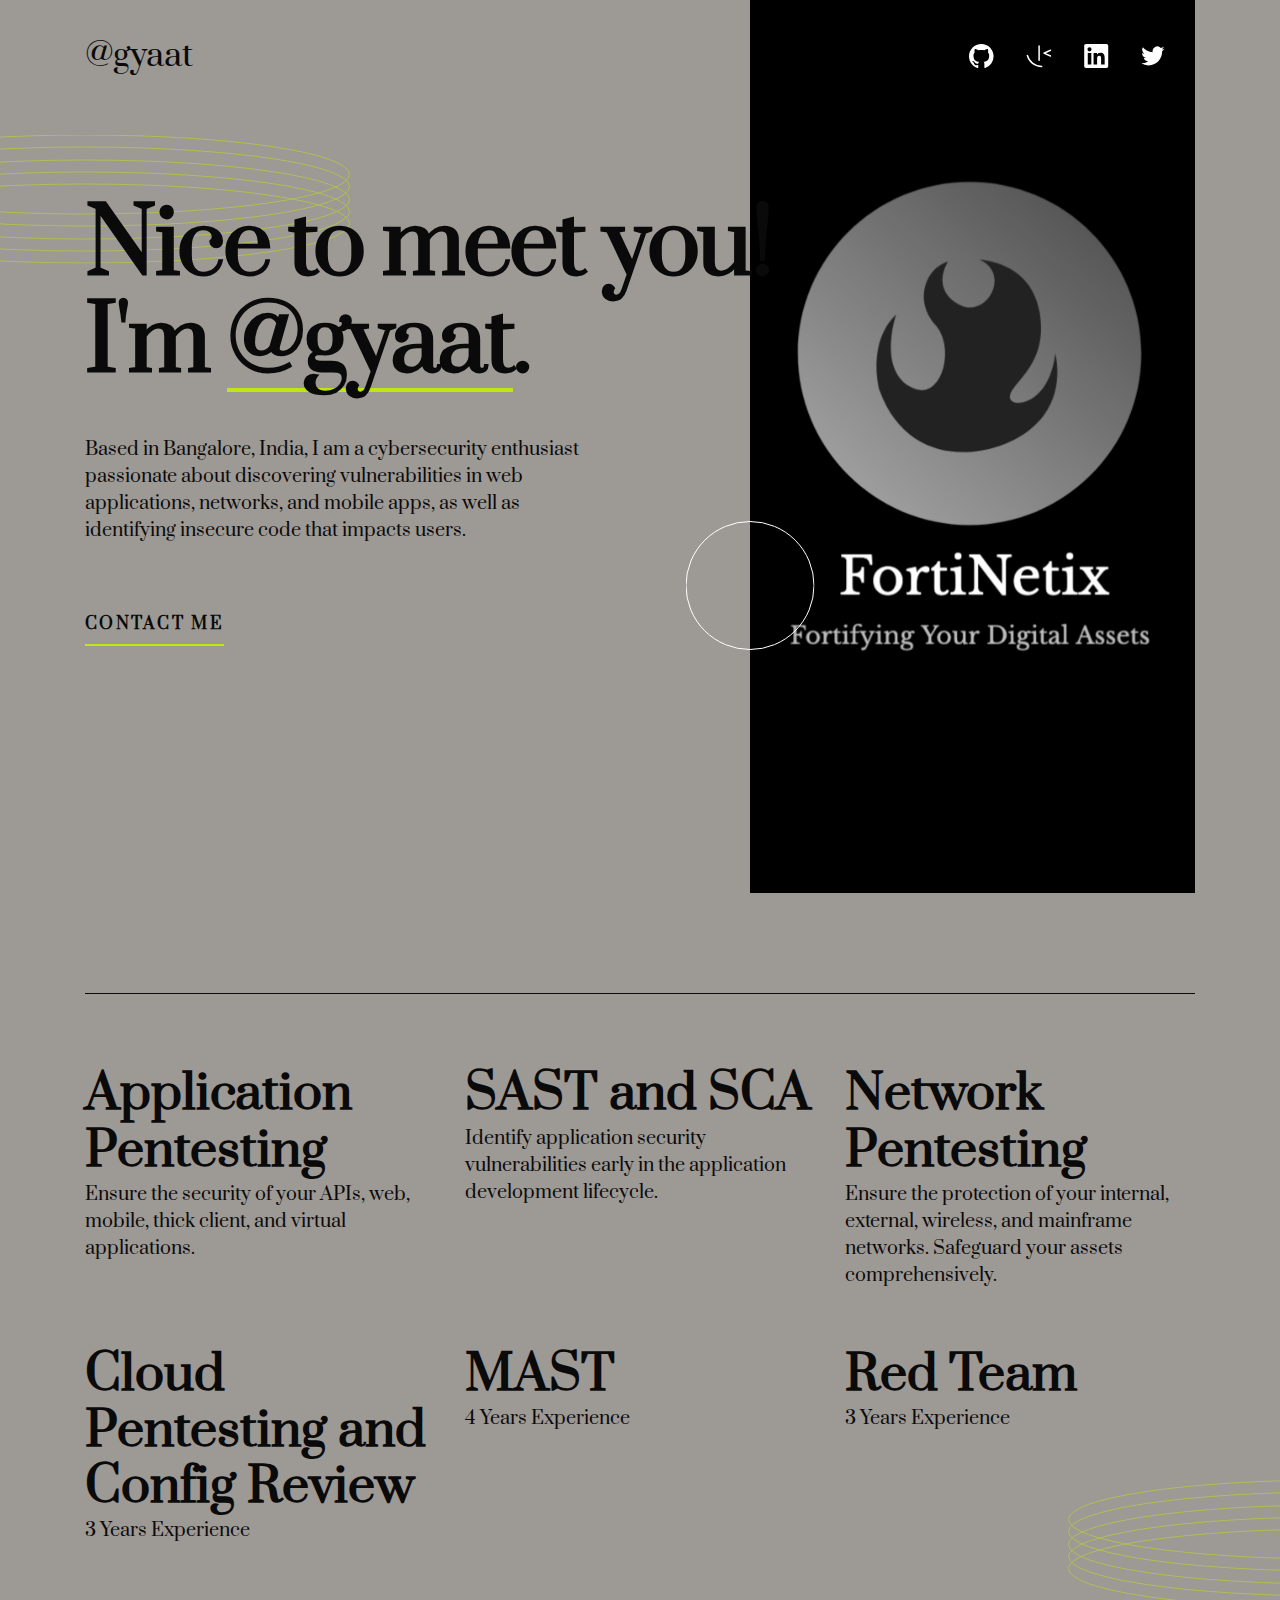
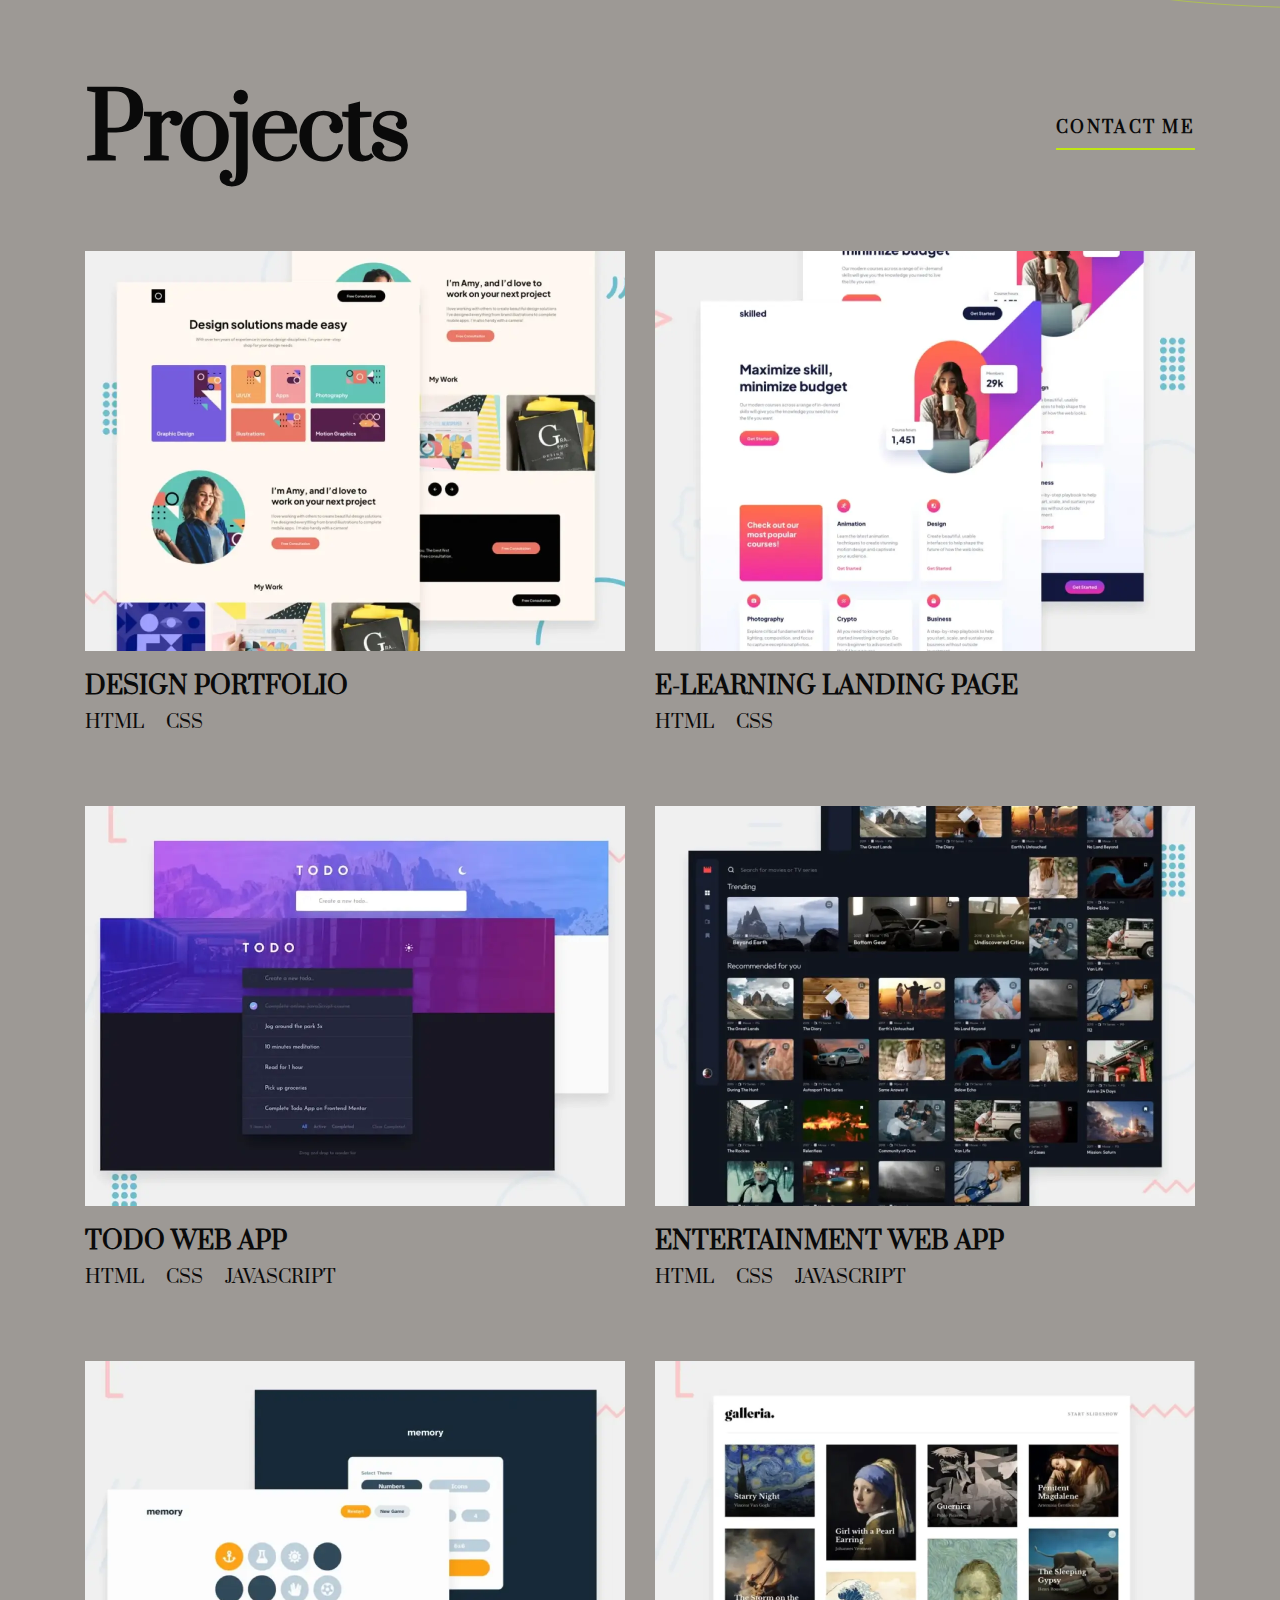
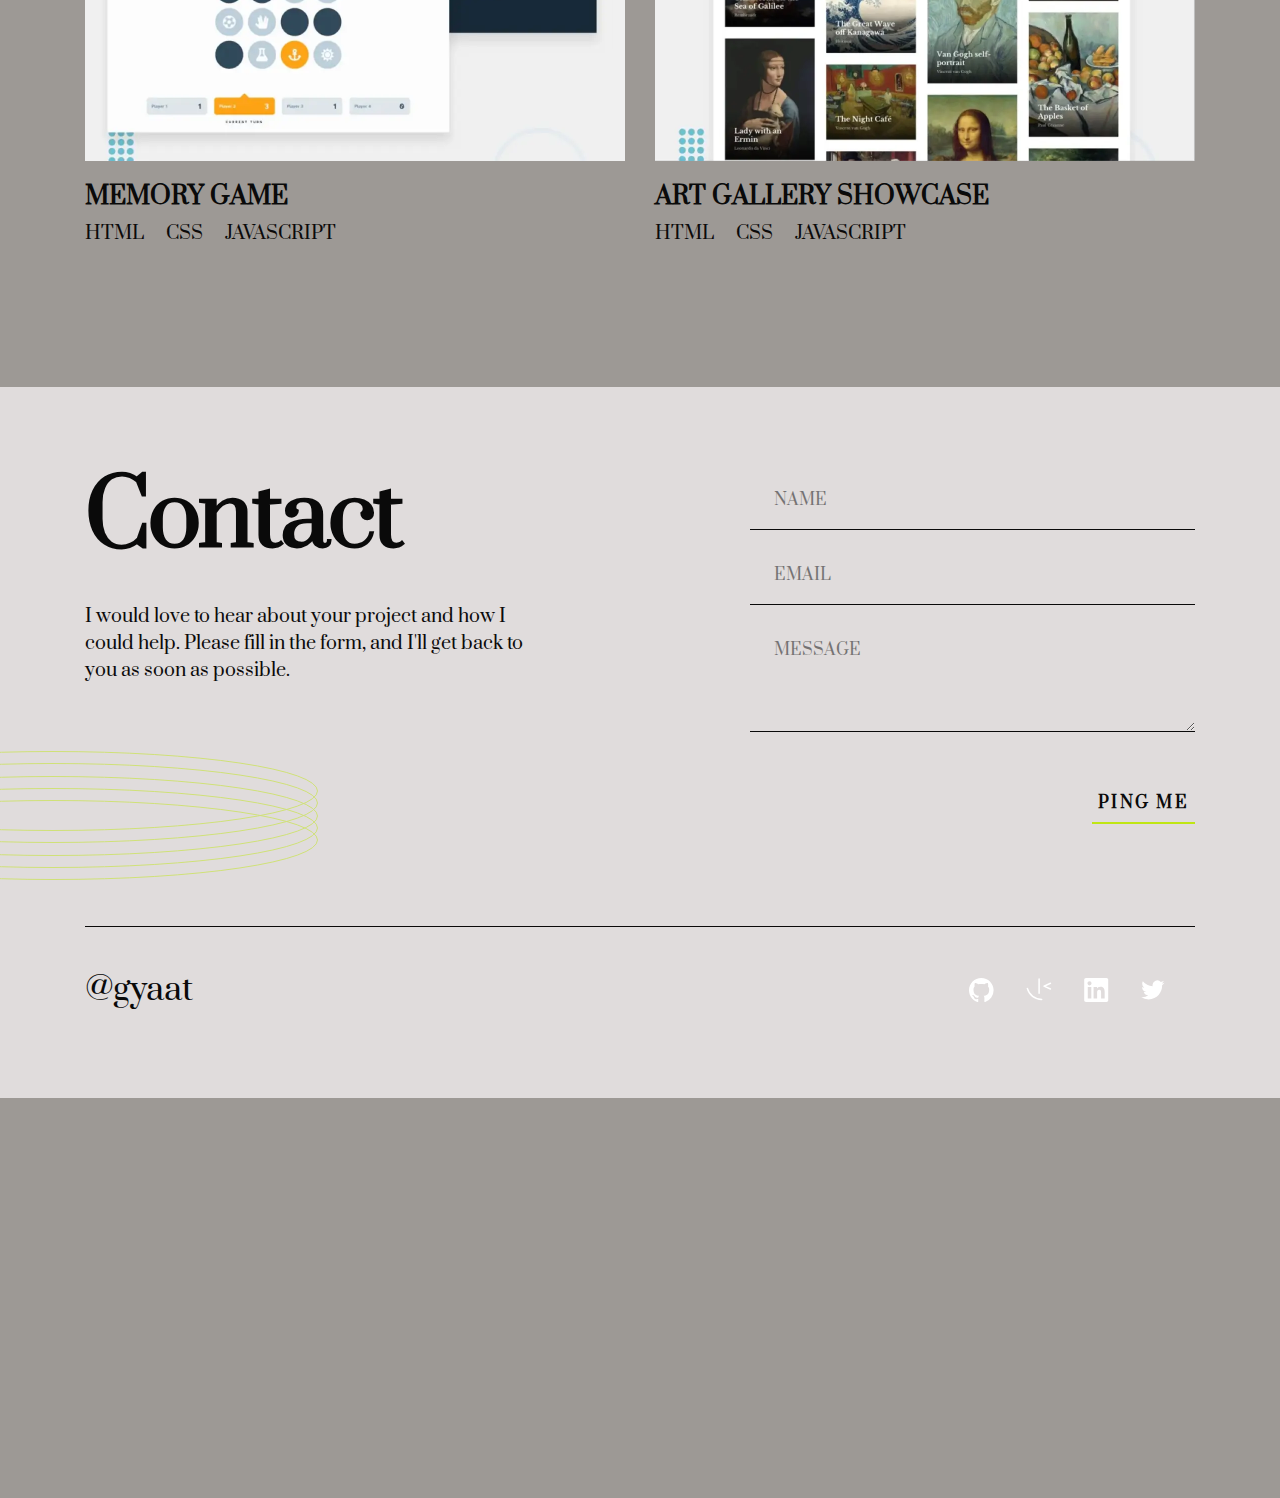
<file: index.html>
<!-- @ygaat-->

<!DOCTYPE html>
<html lang="en">
  <head>
    <meta charset="UTF-8" />
    <meta name="viewport" content="width=device-width, initial-scale=1.0" />
   
    <link rel="preconnect" href="https://fonts.googleapis.com">
    <link rel="preconnect" href="https://fonts.gstatic.com" crossorigin>
    <link href="https://fonts.googleapis.com/css2?family=Gloock&family=Prata&family=Quattrocento:wght@400;700&display=swap" rel="stylesheet">
    
    <link
      rel="icon"
      type="image/png"
      sizes="32x32"
      href="./assets/images/favicon-32x32.png"
    />
    <link rel="stylesheet" href="./assets/style.css" />
    <title>Bug Bounty Hunter and Cyber Security Mentor | Single-page developer portfolio</title>
  </head>
  <body>
    <header class="header">
      <h2 class="visually-hidden">Header</h2>
      <div class="wrapper">
        <nav class="header__nav">
          <h2 class="visually-hidden">Navigation</h2>
          <a href="/" class="header__home">
            @gyaat
            <span class="visually-hidden">(to home page)</span>
          </a>

 <!--GitHub Header-->            
          <a href="" class="header__social">
            <svg
              xmlns="http://www.w3.org/2000/svg"
              width="25"
              height="24"
              aria-labelledby="socialGitHub"
              role="img"
            >
              <title id="socialGitHub">GitHub</title>
              <path
                fill="#FFF"
                fill-rule="evenodd"
                d="M12.304 0C5.506 0 0 5.506 0 12.304c0 5.444 3.522 10.042 8.413 11.672.615.108.845-.261.845-.584 0-.292-.015-1.261-.015-2.291-3.091.569-3.891-.754-4.137-1.446-.138-.354-.738-1.446-1.261-1.738-.43-.23-1.046-.8-.016-.815.97-.015 1.661.892 1.892 1.261 1.107 1.86 2.876 1.338 3.584 1.015.107-.8.43-1.338.784-1.646-2.738-.307-5.598-1.368-5.598-6.074 0-1.338.477-2.446 1.26-3.307-.122-.308-.553-1.569.124-3.26 0 0 1.03-.323 3.383 1.26.985-.276 2.03-.415 3.076-.415 1.046 0 2.092.139 3.076.416 2.353-1.6 3.384-1.261 3.384-1.261.676 1.691.246 2.952.123 3.26.784.861 1.26 1.953 1.26 3.307 0 4.721-2.875 5.767-5.613 6.074.446.385.83 1.123.83 2.277 0 1.645-.015 2.968-.015 3.383 0 .323.231.708.846.584a12.324 12.324 0 0 0 8.382-11.672C24.607 5.506 19.101 0 12.304 0Z"
              />
            </svg>
          </a>

<!--Frontend Mentor Header-->          
          <a href="" class="header__social">
            <svg
              xmlns="http://www.w3.org/2000/svg"
              width="26"
              height="23"
              aria-labelledby="socialFrontendMentor"
              role="img"
            >
              <title id="socialFrontendMentor">Frontend Mentor</title>
              <path
                fill="#FFF"
                d="M13.084.23a.751.751 0 0 0-.736.75v14.267a.75.75 0 1 0 1.5 0V.98a.75.75 0 0 0-.763-.75ZM24.44 4.504a.752.752 0 0 0-.284.064l-6.44 2.875a.752.752 0 0 0 0 1.37l6.44 2.884a.75.75 0 0 0 .612-1.369L19.861 8.13l4.907-2.191a.753.753 0 0 0 .38-.99.752.752 0 0 0-.708-.444ZM1.371 9.663a.752.752 0 0 0-.74.938C2.41 17.447 8.603 22.23 15.685 22.23a.75.75 0 1 0 0-1.501A14.053 14.053 0 0 1 2.083 10.225a.75.75 0 0 0-.712-.561v-.001Z"
              />
            </svg>
          </a>

<!--LinkedIn Header-->
          <a href="" class="header__social">
            <svg
              xmlns="http://www.w3.org/2000/svg"
              width="25"
              height="24"
              aria-labelledby="socialLinkedIn"
              role="img"
            > 
              <title id="socialLinkedIn">LinkedIn</title>
              <path
                fill="#FFF"
                fill-rule="evenodd"
                d="M5.551 3.304c-1.14 0-2.067.926-2.067 2.064 0 1.14.928 2.066 2.067 2.066a2.066 2.066 0 0 0 0-4.13ZM3.767 8.998v11.453h3.562L7.33 8.998H3.767Zm5.798 0V20.45l3.554.002.002-5.668c0-1.454.253-2.941 2.132-2.941 1.851 0 1.851 1.755 1.851 3.036v5.571l3.559-.001v-6.28c0-2.834-.517-5.457-4.27-5.457-1.763 0-2.916.997-3.368 1.85h-.05V8.997h-3.41ZM22.435 24H1.982c-.976 0-1.77-.777-1.77-1.732V1.731C.212.776 1.006 0 1.982 0h20.453c.98 0 1.777.776 1.777 1.73v20.538c0 .955-.797 1.732-1.777 1.732Z"
              />
            </svg>
          </a>

<!--Twitter Header-->
          <a href="" class="header__social">
            <svg
              xmlns="http://www.w3.org/2000/svg"
              width="24"
              height="20"
              aria-labelledby="socialTwitter"
              role="img"
            >
              <title id="socialTwitter">Twitter</title>
              <path
                fill="#FFF"
                d="M23.492 2.705a9.563 9.563 0 0 1-2.742.751 4.788 4.788 0 0 0 2.1-2.643 9.536 9.536 0 0 1-3.033 1.159 4.778 4.778 0 0 0-8.14 4.357 13.564 13.564 0 0 1-9.844-4.99 4.774 4.774 0 0 0-.646 2.4 4.778 4.778 0 0 0 2.124 3.977 4.765 4.765 0 0 1-2.163-.598v.061a4.778 4.778 0 0 0 3.832 4.684 4.812 4.812 0 0 1-2.158.082 4.78 4.78 0 0 0 4.462 3.316 9.584 9.584 0 0 1-5.932 2.045c-.38 0-.762-.022-1.14-.067a13.508 13.508 0 0 0 7.32 2.146c8.787 0 13.59-7.277 13.59-13.589 0-.205-.004-.412-.013-.617a9.71 9.71 0 0 0 2.381-2.471l.002-.003Z"
              />
            </svg>
          </a>

        </nav>
      </div>
    </header>

    <main id="main">
      <section class="hero">
        <div class="wrapper hero__wrapper bottom-border">
          <div class="hero__content">
            <picture>
              <source
                media="(min-width: 62.5em)"
                srcset="/assets/images/profile-fortinetix-desktop.png"
              />
              <source
                media="(min-width: 37.5em)"
                srcset="/assets/images/profile-fortinetix-tablet.png"
              />
              <img
                class="hero__image"
                src="/assets/images/profile-fortinetix-mobile.png"
                alt="picture of Adam Keyes"
                width-="174"
                height="383"
              />
            </picture>
            <img
              class="hero__rings"
              src="/assets/images/pattern-rings.svg"
              alt=""
              width="530"
              height="129"
            />
            <img
              class="hero__circle"
              src="/assets/images/pattern-circle.svg"
              alt=""
              width="129"
              height="129"
            />
            <div class="hero__text">
              <h1 class="hero__headline header-xl">
                Nice to<br />
                meet you! I'm <span>@gyaat</span>.
              </h1>
              <p class="hero__description">
                Based in Bangalore, India, I am a cybersecurity enthusiast passionate about discovering vulnerabilities in web applications, networks, and mobile apps, as well as identifying insecure code that impacts users.
              </p>
              <a href="#contact" class="hero__contact underline">Contact me</a>
            </div>
          </div>
        </div>
      </section>

      <section class="skills">
        <div class="wrapper skills__wrapper bottom-border">
          <h2 class="visually-hidden">Skills</h2>
          <div class="skills__item">
            <h3 class="skills__title">Application Pentesting</h3>
            <p class="skills__description">Ensure the security of your APIs, web, mobile, thick client, and virtual applications.</p>
          </div>
          <div class="skills__item">
            <h3 class="skills__title">SAST and SCA</h3>
            <p class="skills__description">Identify application security vulnerabilities early in the application development lifecycle.</p>
          </div>
          <div class="skills__item">
            <h3 class="skills__title">Network Pentesting</h3>
            <p class="skills__description">Ensure the protection of your internal, external, wireless, and mainframe networks. Safeguard your assets comprehensively.</p>
          </div>
          <div class="skills__item">
            <h3 class="skills__title">Cloud Pentesting and Config Review</h3>
            <p class="skills__description">3 Years Experience</p>
          </div>
          <div class="skills__item">
            <h3 class="skills__title">MAST</h3>
            <p class="skills__description">4 Years Experience</p>
          </div>
          <div class="skills__item">
            <h3 class="skills__title">Red Team</h3>
            <p class="skills__description">3 Years Experience</p>
          </div>
        </div>
        <img
          class="skills__rings"
          src="/assets/images/pattern-rings.svg"
          alt=""
          width="530"
          height="129"
        />
      </section>

      <section class="projects">
        <div class="wrapper projects__wrapper">
          <div class="projects__grid">
            <h2 class="projects__headline header-xl">Projects</h2>
            <a href="#contact" class="projects__contact underline"
              >Contact me</a
            >

            <div class="projects__item">
              <picture class="projects__picture">
                <source
                  media="(min-width: 62.5em)"
                  srcset="/assets/images/thumbnail-project-1-large.webp"
                />
                <img
                  class="projects__image"
                  src="/assets/images/thumbnail-project-1-small.webp"
                  alt="screenshot of design portfolio website"
                  width-="343"
                  height="253"
                />
              </picture>
              <h3 class="projects__name">Design Portfolio</h3>
              <p class="projects__tags">
                <span>HTML</span>
                <span>CSS</span>
              </p>
              <div class="projects__links">
                <a href="" class="underline">View Project</a>
                <a href="" class="underline">View Code</a>
              </div>
            </div>

            <div class="projects__item">
              <picture class="projects__picture">
                <source
                  media="(min-width: 62.5em)"
                  srcset="/assets/images/thumbnail-project-2-large.webp"
                />
                <img
                  class="projects__image"
                  src="/assets/images/thumbnail-project-2-small.webp"
                  alt="screenshot of learning platform website with different courses"
                  width-="343"
                  height="253"
                />
              </picture>
              <h3 class="projects__name">E-Learning Landing Page</h3>
              <p class="projects__tags">
                <span>HTML</span>
                <span>CSS</span>
              </p>
              <div class="projects__links">
                <a href="" class="underline">View Project</a>
                <a href="" class="underline">View Code</a>
              </div>
            </div>

            <div class="projects__item">
              <picture class="projects__picture">
                <source
                  media="(min-width: 62.5em)"
                  srcset="/assets/images/thumbnail-project-3-large.webp"
                />
                <img
                  class="projects__image"
                  src="/assets/images/thumbnail-project-3-small.webp"
                  alt="screenshot of To Do App showing a list of active and complete tasks"
                  width-="343"
                  height="253"
                />
              </picture>
              <h3 class="projects__name">Todo Web App</h3>
              <p class="projects__tags">
                <span>HTML</span>
                <span>CSS</span>
                <span>JavaScript</span>
              </p>
              <div class="projects__links">
                <a href="" class="underline">View Project</a>
                <a href="" class="underline">View Code</a>
              </div>
            </div>

            <div class="projects__item">
              <picture class="projects__picture">
                <source
                  media="(min-width: 62.5em)"
                  srcset="/assets/images/thumbnail-project-4-large.webp"
                />
                <img
                  class="projects__image"
                  src="/assets/images/thumbnail-project-4-small.webp"
                  alt="screenshot of video player app with grid of thumbnails of movies and TV shows"
                  width-="343"
                  height="253"
                />
              </picture>
              <h3 class="projects__name">Entertainment Web App</h3>
              <p class="projects__tags">
                <span>HTML</span>
                <span>CSS</span>
                <span>JavaScript</span>
              </p>
              <div class="projects__links">
                <a href="" class="underline">View Project</a>
                <a href="" class="underline">View Code</a>
              </div>
            </div>

            <div class="projects__item">
              <picture class="projects__picture">
                <source
                  media="(min-width: 62.5em)"
                  srcset="/assets/images/thumbnail-project-5-large.webp"
                />
                <img
                  class="projects__image"
                  src="/assets/images/thumbnail-project-5-small.webp"
                  alt="screenshot of 4-player memory game with circular tiles that have symbols"
                  width-="343"
                  height="253"
                />
              </picture>
              <h3 class="projects__name">Memory Game</h3>
              <p class="projects__tags">
                <span>HTML</span>
                <span>CSS</span>
                <span>JavaScript</span>
              </p>
              <div class="projects__links">
                <a href="" class="underline">View Project</a>
                <a href="" class="underline">View Code</a>
              </div>
            </div>

            <div class="projects__item">
              <picture class="projects__picture">
                <source
                  media="(min-width: 62.5em)"
                  srcset="/assets/images/thumbnail-project-6-large.webp"
                />
                <img
                  class="projects__image"
                  src="/assets/images/thumbnail-project-6-small.webp"
                  alt="grid of thumbnails of famous works of art"
                  width-="343"
                  height="253"
                />
              </picture>
              <h3 class="projects__name">Art Gallery Showcase</h3>
              <p class="projects__tags">
                <span>HTML</span>
                <span>CSS</span>
                <span>JavaScript</span>
              </p>
              <div class="projects__links">
                <a href="" class="underline">View Project</a>
                <a href="" class="underline">View Code</a>
              </div>
            </div>
          </div>
        </div>
      </section>

      <section id="contact" class="contact bg-less-dark">
        <div class="wrapper contact__wrapper bottom-border">
          <div class="contact__text">
            <h2 class="contact__headline header-xl">Contact</h2>
            <p class="contact__description">
              I would love to hear about your project and how I could help.
              Please fill in the form, and I'll get back to you as soon as
              possible.
            </p>
          </div>
          <form action="" class="contact__form">
            <div class="contact__control">
              <label for="name" class="visually-hidden">Name</label>
              <input
                type="text"
                id="name"
                name="name"
                placeholder="Name"
                required
              />
              <img
                src="/assets/images/icon-invalid.svg"
                alt=""
                class="contact__invalid-icon"
                width="24"
                height="24"
              />
            </div>
            <div class="contact__control">
              <label for="email" class="visually-hidden">Email</label>
              <input
                type="email"
                id="email"
                name="email"
                placeholder="Email"
                required
              />
              <img
                src="/assets/images/icon-invalid.svg"
                alt=""
                class="contact__invalid-icon"
                width="24"
                height="24"
              />
            </div>
            <div class="contact__control">
              <label for="message" class="visually-hidden">Message</label>
              <textarea
                name="message"
                id="message"
                cols="30"
                rows="3"
                placeholder="Message"
                required
              ></textarea>
              <img
                src="/assets/images/icon-invalid.svg"
                alt=""
                class="contact__invalid-icon"
                width="24"
                height="24"
              />
            </div>
            <div class="contact__control align-right">
              <button type="submit">Ping Me</button>
            </div>
          </form>
        </div>
        <img
          class="contact__rings"
          src="/assets/images/pattern-rings.svg"
          alt=""
          width="530"
          height="129"
        />
      </section>
    </main>

    <footer class="footer bg-less-dark">
      <h2 class="visually-hidden">Footer</h2>
      <div class="wrapper">
        <nav class="header__nav">
          <h2 class="visually-hidden">Navigation</h2>
          <a href="/" class="header__home">
            @gyaat
            <span class="visually-hidden">(to home page)</span>
          </a>
          
<!--GitHub Footer-->          
          <a href="" class="header__social">
            <svg
              xmlns="http://www.w3.org/2000/svg"
              width="25"
              height="24"
              aria-labelledby="socialGitHub"
              role="img"
            >
              <title id="socialGitHub">GitHub</title>
              <path
                fill="#FFF"
                fill-rule="evenodd"
                d="M12.304 0C5.506 0 0 5.506 0 12.304c0 5.444 3.522 10.042 8.413 11.672.615.108.845-.261.845-.584 0-.292-.015-1.261-.015-2.291-3.091.569-3.891-.754-4.137-1.446-.138-.354-.738-1.446-1.261-1.738-.43-.23-1.046-.8-.016-.815.97-.015 1.661.892 1.892 1.261 1.107 1.86 2.876 1.338 3.584 1.015.107-.8.43-1.338.784-1.646-2.738-.307-5.598-1.368-5.598-6.074 0-1.338.477-2.446 1.26-3.307-.122-.308-.553-1.569.124-3.26 0 0 1.03-.323 3.383 1.26.985-.276 2.03-.415 3.076-.415 1.046 0 2.092.139 3.076.416 2.353-1.6 3.384-1.261 3.384-1.261.676 1.691.246 2.952.123 3.26.784.861 1.26 1.953 1.26 3.307 0 4.721-2.875 5.767-5.613 6.074.446.385.83 1.123.83 2.277 0 1.645-.015 2.968-.015 3.383 0 .323.231.708.846.584a12.324 12.324 0 0 0 8.382-11.672C24.607 5.506 19.101 0 12.304 0Z"
              />
            </svg>
          </a>

<!--Frontend Mentor Footer--> 
          <a href="" class="header__social">
            <svg
              xmlns="http://www.w3.org/2000/svg"
              width="26"
              height="23"
              aria-labelledby="socialFrontendMentor"
              role="img"
            >
              <title id="socialFrontendMentor">Frontend Mentor</title>
              <path
                fill="#FFF"
                d="M13.084.23a.751.751 0 0 0-.736.75v14.267a.75.75 0 1 0 1.5 0V.98a.75.75 0 0 0-.763-.75ZM24.44 4.504a.752.752 0 0 0-.284.064l-6.44 2.875a.752.752 0 0 0 0 1.37l6.44 2.884a.75.75 0 0 0 .612-1.369L19.861 8.13l4.907-2.191a.753.753 0 0 0 .38-.99.752.752 0 0 0-.708-.444ZM1.371 9.663a.752.752 0 0 0-.74.938C2.41 17.447 8.603 22.23 15.685 22.23a.75.75 0 1 0 0-1.501A14.053 14.053 0 0 1 2.083 10.225a.75.75 0 0 0-.712-.561v-.001Z"
              />
            </svg>
          </a>
          
<!--LinkedIn Footer--> 
          <a href="" class="header__social">
            <svg
              xmlns="http://www.w3.org/2000/svg"
              width="25"
              height="24"
              aria-labelledby="socialLinkedIn"
              role="img"
            >
              <title id="socialLinkedIn">LinkedIn</title>
              <path
                fill="#FFF"
                fill-rule="evenodd"
                d="M5.551 3.304c-1.14 0-2.067.926-2.067 2.064 0 1.14.928 2.066 2.067 2.066a2.066 2.066 0 0 0 0-4.13ZM3.767 8.998v11.453h3.562L7.33 8.998H3.767Zm5.798 0V20.45l3.554.002.002-5.668c0-1.454.253-2.941 2.132-2.941 1.851 0 1.851 1.755 1.851 3.036v5.571l3.559-.001v-6.28c0-2.834-.517-5.457-4.27-5.457-1.763 0-2.916.997-3.368 1.85h-.05V8.997h-3.41ZM22.435 24H1.982c-.976 0-1.77-.777-1.77-1.732V1.731C.212.776 1.006 0 1.982 0h20.453c.98 0 1.777.776 1.777 1.73v20.538c0 .955-.797 1.732-1.777 1.732Z"
              />
            </svg>
          </a>

<!--Twitter Footer-->
          <a href="" class="header__social">
            <svg
              xmlns="http://www.w3.org/2000/svg"
              width="24"
              height="20"
              aria-labelledby="socialTwitter"
              role="img"
            >
              <title id="socialTwitter">Twitter</title>
              <path
                fill="#FFF"
                d="M23.492 2.705a9.563 9.563 0 0 1-2.742.751 4.788 4.788 0 0 0 2.1-2.643 9.536 9.536 0 0 1-3.033 1.159 4.778 4.778 0 0 0-8.14 4.357 13.564 13.564 0 0 1-9.844-4.99 4.774 4.774 0 0 0-.646 2.4 4.778 4.778 0 0 0 2.124 3.977 4.765 4.765 0 0 1-2.163-.598v.061a4.778 4.778 0 0 0 3.832 4.684 4.812 4.812 0 0 1-2.158.082 4.78 4.78 0 0 0 4.462 3.316 9.584 9.584 0 0 1-5.932 2.045c-.38 0-.762-.022-1.14-.067a13.508 13.508 0 0 0 7.32 2.146c8.787 0 13.59-7.277 13.59-13.589 0-.205-.004-.412-.013-.617a9.71 9.71 0 0 0 2.381-2.471l.002-.003Z"
              />
            </svg>
          </a>

        </nav>
      </div>
    </footer>
  </body>
</html>
</file>
<file: assets/style.css>
/* GLOBAL */

:root {
  --bg-body: hsl(30, 4%, 60%);
  --bg-body2: hsl(0, 7%, 87%);
  --accent: hsl(71, 84%, 49%);
  --text1: hwb(0 4% 96%);
  --text2: hsl(0, 5%, 4%);
  --invalid: hsl(7, 100%, 68%);
  --fs-18: 1.125rem;
  --fs-88: 5.5rem;
  --fs-72: 4.5rem;
  --fs-40: 2.5rem;
  --fs-48: 3rem;
  --fs-36: 2.25rem;
  --fs-32: 2rem;
  --fs-24: 1.5rem;
  --fs-20: 1.25rem;
  --container: 69.375rem;
  --transition: 250ms ease-in-out;
}

html,
body {
  overflow-x: hidden;
}

html {
  box-sizing: border-box;
  font-size: 100%;
}

*,
*::before,
*::after {
  box-sizing: inherit;
}

body,
input,
textarea,
button {
  font-family: "Prata", serif;
}

body {
  margin: 0;
  background-color: var(--bg-body);
  color: var(--text1);
  font-size: var(--fs-18);
  line-height: 1.56;
  padding-bottom: 25rem;
}

.bg-less-dark {
  background-color: var(--bg-body2);
}

h1,
h2,
h3,
p {
  margin-block-start: 0;
}

h1,
h2,
h3 {
  line-height: 1;
}

.header-xl {
  font-size: 2.5rem;
  font-size: clamp(2.5rem, 0.7rem + 7.68vw, 5.5rem);
  letter-spacing: -0.028em;
  line-height: 1.1;
}

p {
  font-size: 1rem;
  font-size: clamp(1rem, 0.79rem + 0.89vw, 1.125rem);
  line-height: 1.5;
  color: var(--text2);
}

a {
  transition: color var(--transition);
}

a:focus-visible,
input:focus-visible,
textarea:focus-visible {
  outline: 2px dashed var(--accent);
  outline-offset: 2px;
}

input:invalid,
textarea:invalid {
  outline-color: var(--invalid);
}

a.underline,
button {
  display: inline-block;
  padding-bottom: 0.625rem;
  font-size: 1rem;
  line-height: 1.625;
  letter-spacing: 0.143em;
  font-weight: 700;
  text-transform: uppercase;
  color: var(--text1);
  text-decoration: none;
  background-image: linear-gradient(
    to right,
    var(--accent) 75%,
    var(--accent) 75%
  );
  background-position: 0 2.1em;
  background-repeat: repeat-x;
  background-size: 8px 2px;
}

a:hover {
  color: var(--accent);
}

img,
svg {
  display: block;
}

.visually-hidden {
  position: absolute;
  left: -10000px;
  top: auto;
  width: 1px;
  height: 1px;
  overflow: hidden;
}

.wrapper {
  width: calc(100% - 2rem);
  max-width: var(--container);
  margin-inline: auto;
}

/* 600px */
@media (min-width: 37.5em) {
  .wrapper {
    width: calc(100% - 3.75rem);
  }
}

/* UTILITY */

.bottom-border {
  border-bottom: 1px solid var(--text2);
}

/* HEADER */

.header {
  position: relative;
  z-index: 1;
  margin-block-start: 20px;
}

.header__nav {
  display: flex;
  flex-wrap: wrap;
  justify-content: center;
  text-align: center;
  gap: 20px 25px;
}

.header__home {
  font-size: 1.5rem;
  font-size: clamp(1.5rem, 1.02rem + 2.04vw, 2rem);
  line-height: 1;
  color: var(--text1);
  text-decoration: none;
  flex: 1 0 100%;
}

.header__social > svg > path {
  transition: fill var(--transition);
}

.header__social:hover > svg > path {
  fill: var(--accent);
}

@media (min-width: 37.5em) {
  .header {
    margin-block-start: 30px;
    /* margin-block-end: 90px; */
  }

  .header__nav {
    justify-content: flex-start;
    align-items: center;
    text-align: left;
    gap: 32px;
  }

  .header__home {
    flex: 0 1 auto;
    margin-inline-end: auto;
  }
}

@media (min-width: 62.5em) {
  .header {
    margin-block-start: 40px;
    margin-block-end: 127px;
  }

  .header__nav {
    padding-right: 30px;
  }
}

/*  HERO */

.hero__wrapper {
  padding-bottom: 80px;
}

.hero__image {
  position: absolute;
  top: 0;
  left: 50%;
  translate: -50%;
  width: 174px;
  height: auto;
}

.hero__rings {
  position: absolute;
  right: 50%;
  top: 130px;
  /* 8.125rem; */
  z-index: -1;
  /* width: 33.125rem; */
  height: auto;
}

.hero__circle {
  position: relative;
  top: 171px;
  margin-bottom: -129px;
  translate: calc(100vw - 64px - 16px);
}

.hero__text {
  position: relative;
  text-align: center;
  margin-block-start: 335px;
}

.hero__headline {
  margin-block-end: 24px;
}

.hero__headline > br {
  display: none;
}

h1 > span {
  background-image: linear-gradient(
    to right,
    var(--accent) 75%,
    var(--accent) 75%
  );
  background-position: 0 1.18em;
  background-repeat: repeat-x;
  background-size: 8px 4px;
}

.hero__description {
  margin-block-end: 24px;
}

@media (min-width: 37.5em) {
  .hero {
    position: relative;
    margin-block-start: -62px;
  }

  .hero__wrapper {
    padding-bottom: 60px;
  }

  .hero__content {
    display: flex;
    align-items: center;
  }

  .hero__content picture {
    order: 2;
  }

  .hero__image {
    position: relative;
    width: 42vw;
    max-width: 445px;
    /* width: 322px; */
    height: auto;
    left: auto;
    right: 0;
    translate: 0;
  }

  .hero__rings {
    top: 90px;
    right: auto;
    left: 0;
    translate: -50%;
  }

  .hero__circle {
    position: absolute;
    top: auto;
    right: 0;
    bottom: 190px;
    translate: 50%;
    z-index: 1;
  }

  .hero__text {
    /* width: 62vw; */
    margin-block-start: 90px;
    margin-right: -30px;
    flex: 1 0 58vw;
    text-align: left;
    z-index: 1;
  }

  .hero__headline {
    margin-block-end: 60px;
  }

  .hero__headline > br {
    display: inline-block;
  }

  .hero__description {
    /* width: 70%; */
    margin-block-end: 34px;
  }
}

@media (min-width: 62.5em) {
  .hero {
    margin-block-start: 0px;
  }

  .hero__wrapper {
    position: relative;
    padding-bottom: 100px;
  }

  .hero__content {
    align-items: flex-start;
  }

  .hero__content picture {
    margin-left: -80px;
  }

  .hero__image {
    margin-block-start: -199px;
  }

  .hero__rings {
    top: 0px;
    translate: -50% -50%;
  }

  .hero__circle {
    top: 322px;
    right: 445px;
  }

  .hero__text {
    margin-block-start: 0;
    margin-right: 0;
    flex: 1;
  }

  .hero__headline {
    margin-block-end: 43px;
  }

  .hero__headline > br {
    display: none;
  }

  .hero__description {
    width: 38ch;
    margin-block-end: 66px;
  }
}

/* SKILLS */

.skills {
  position: relative;
}

.skills__wrapper {
  display: grid;
  grid-template-columns: 1fr;
  gap: 24px;
  padding-block: 40px;
}

.skills__item {
  text-align: center;
}

.skills__title {
  font-size: 2rem;
  font-size: clamp(2rem, 0.33rem + 7.11vw, 3rem);
  line-height: 1.17;
  margin-block-end: 2px;
}

.skills__description {
  margin-block-end: 0;
}

.skills__rings {
  position: absolute;
  bottom: 0;
  left: 50%;
  translate: 0 50%;
}

@media (min-width: 37.5em) {
  .skills__wrapper {
    grid-template-columns: repeat(2, 1fr);
    gap: 52px 24px;
    border: none;
    padding-block: 52px 0;
  }

  .skills__item {
    text-align: left;
  }

  .skills__rings {
    translate: 40% 50%;
  }
}

@media (min-width: 62.5em) {
  .skills__wrapper {
    grid-template-columns: repeat(3, 1fr);
    gap: 58px 30px;
    padding-block-start: 72px;
  }

  .skills__rings {
    translate: -40% 50%;
    left: 100%;
  }
}

/* PROJECTS */

.projects__wrapper {
  padding-block: 140px;
}

.projects__grid {
  display: grid;
  grid-template-columns: repeat(2, 1fr);
  gap: 40px;
  justify-items: center;
  text-align: center;
}

.projects__headline {
  grid-column: 1 / span 2;
  margin-block-end: 0;
}

.projects__contact {
  grid-column: 1 / span 2;
}

.projects__item {
  grid-column: 1 / span 2;
}

.projects__picture {
  display: block;
  margin-block-end: 20px;
}

.projects__image {
  width: 100%;
  height: auto;
}

.projects__name {
  font-size: 1.5rem;
  line-height: 1.3;
  font-weight: 700;
  text-transform: uppercase;
  margin-block-end: 7px;
}

.projects__tags {
  display: flex;
  justify-content: center;
  gap: 12px;
  margin-block-end: 20px;
  text-transform: uppercase;
}

.projects__links {
  display: flex;
  flex-direction: column;
  align-items: center;
  gap: 20px;
}

@media (min-width: 37.5em) {
  .projects__grid {
    gap: 60px 24px;
    justify-items: start;
    text-align: left;
  }

  .projects__contact {
    justify-self: end;
  }

  .projects__item {
    grid-column: span 1;
  }

  .projects__headline,
  .projects__contact {
    grid-column: span 1;
  }

  .projects__contact {
    align-self: center;
  }

  .projects__tags,
  .projects__links {
    display: block;
  }

  .projects__tags span {
    margin-inline-end: 18px;
  }

  .projects__links a {
    margin-inline-end: 30px;
  }

  .project__links {
    display: block;
  }
}

@media (min-width: 62.5em) {
  .projects__grid {
    gap: 70px 30px;
  }

  .projects__item {
    display: grid;
    grid-template-columns: 1fr;
    grid-template-rows: repeat(4, auto);
  }

  .projects__picture {
    position: relative;
    grid-column: 1 / 2;
    grid-row: 1 / 2;
  }

  .projects__picture::after {
    content: '';
    position: absolute;
    width: 100%;
    height: 100%;
    top: 0;
    background-color: hsl(0, 0%, 0%);
    opacity: 0;
    transition: opacity 150ms ease-in-out;
  }

  .projects__item:hover .projects__picture::after {
    opacity: 0.5;
  }

  .projects__item:hover .projects__links {
    opacity: 1;
  }
  .projects__item:focus-within .projects__links {
    opacity: 1;
  }

  .projects__item:focus-within .projects__picture::after {
    opacity: 0.5;
  }

  .projects__image {
    width: 100%;
    height: auto;
  }

  .projects__links {
    grid-column: 1 / 2;
    grid-row: 1 / 2;
    justify-self: center;
    align-self: center;
    z-index: 1;
    opacity: 0;
    transition: opacity 400ms ease-in-out;
  }

  .projects__links:hover ~ .projects__picture::after {
    opacity: 0.5;
  }

  .projects__tags {
    margin-block-end: 0;
  }
}

/* CONTACT */

.contact {
  position: relative;
}

.contact__wrapper {
  padding-block: 84px;
}

.contact__headline {
  margin-block-end: var(--fs-20);
}

.contact__control {
  position: relative;
  margin-block-end: 16px;
}

.contact__control input,
.contact__control textarea {
  width: 100%;
  padding-block: 16px;
  padding-inline: 24px;
  border: none;
  border-bottom: 1px solid var(--text1);
  background: transparent;
  font-size: 1rem;
  line-height: 1.625;
  color: var(--text1);
}

.contact__control > *::placeholder {
  color: var(--text1);
  opacity: 0.5;
  text-transform: uppercase;
}

.contact__control textarea {
  margin-block-end: 32px;
}

.contact__control.align-right {
  display: flex;
  justify-content: flex-end;
}

.contact__control button {
  background-color: transparent;
  border: none;
}

.contact__invalid-icon {
  display: none;
  width: var(--fs-24);
  height: var(--fs-24);
  position: absolute;
  top: 50%;
  right: 0;
  translate: -50% -50%;
}

.contact input:focus-visible:invalid ~ .contact__invalid-icon,
.contact textarea:focus-visible:invalid ~ .contact__invalid-icon {
  display: inline-block;
}

.contact textarea:focus-visible:invalid ~ .contact__invalid-icon {
  top: 1.2rem;
  right: 1.5rem;
  translate: none;
}

.contact__rings {
  position: absolute;
  left: 0;
  bottom: 97px;
  translate: -75%;
}

@media (min-width: 37.5em) {
  .contact__rings {
    bottom: 47px;
    translate: -75%;
  }
}

@media (min-width: 62.5em) {
  .contact__wrapper {
    display: grid;
    grid-template-columns: repeat(2, 27.8rem);
    justify-content: space-between;
  }

  .contact__headline {
    margin-block-end: var(--fs-36);
  }

  .contact__rings {
    translate: -40%;
  }
}

/* 999.98px */
@media (max-width: 62.49875em) {
  .contact__wrapper {
    max-width: 27.8rem;
  }

  .contact__text {
    text-align: center;
  }
}

footer {
  padding-block: 40px 60px;
}

@media (min-width: 37.5em) {
  footer {
    padding-block: 30px 40px;
  }
}

@media (min-width: 62.5em) {
  footer {
    padding-block: 47px 92px;
  }
}
</file>
